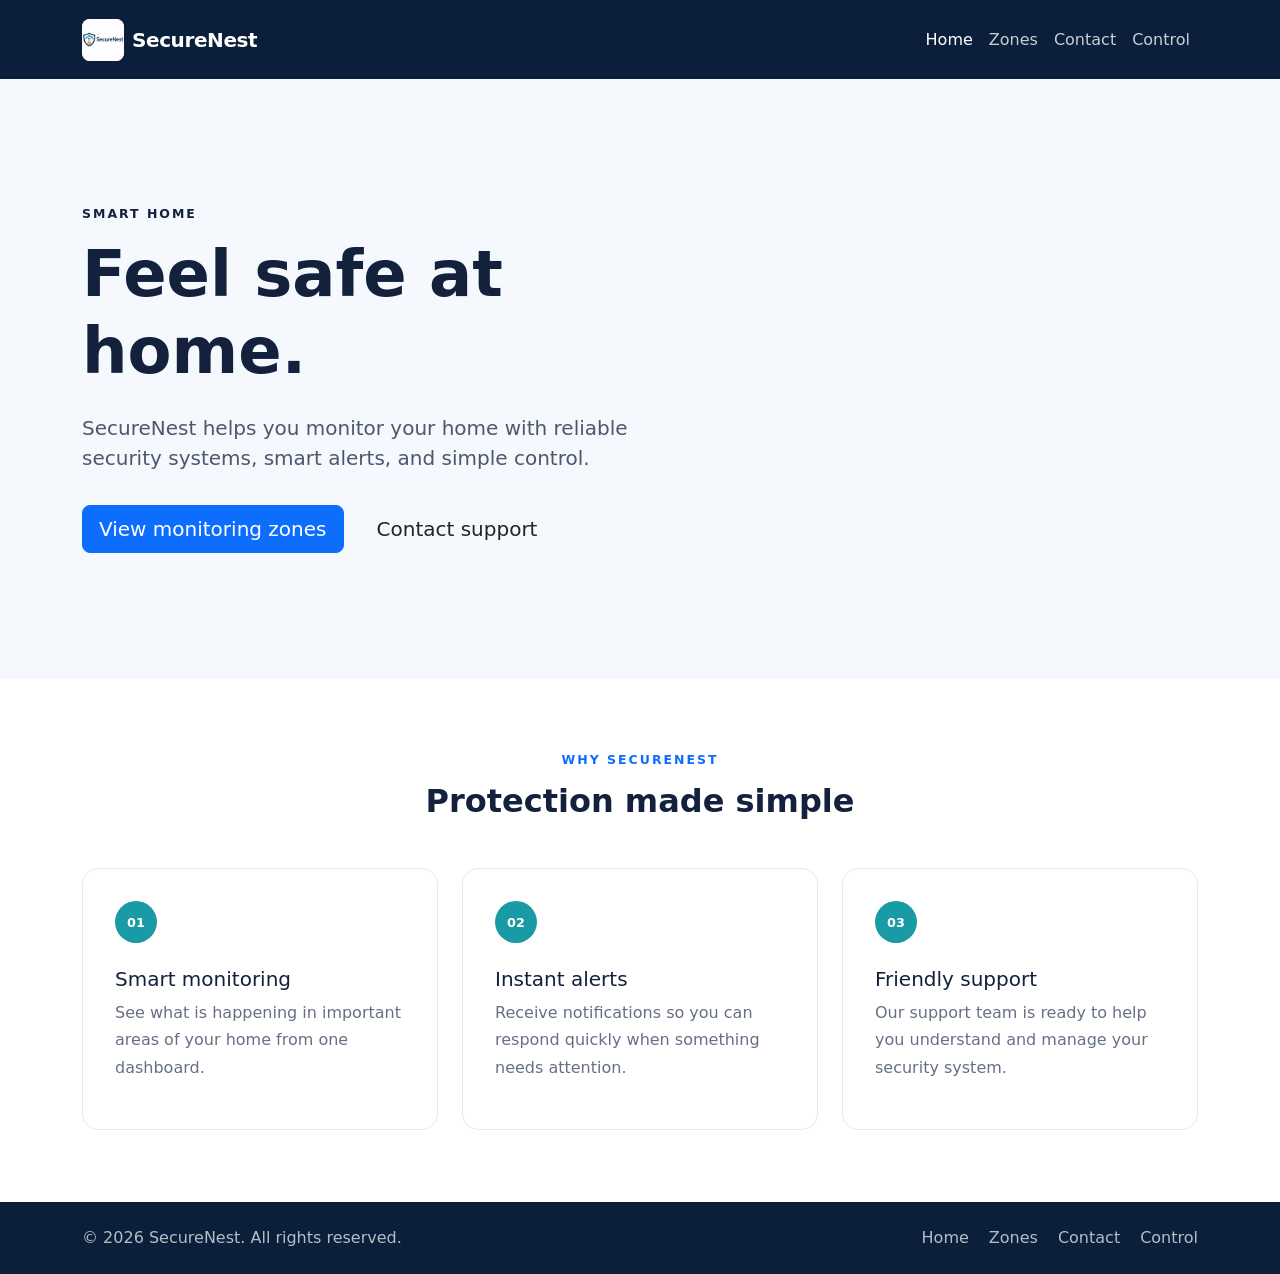
<file: index.html>
<!doctype html>
<html lang="en">
<head>
    <meta charset="UTF-8">
    <meta name="viewport" content="width=device-width, initial-scale=1">
    <title>SecureNest  Home Security</title>
    <link href="https://cdn.jsdelivr.net/npm/bootstrap@5.3.8/dist/css/bootstrap.min.css" rel="stylesheet">
    <link rel="stylesheet" href="style.css">
</head>
<body>
    <nav class="navbar navbar-expand-lg navbar-dark site-navbar">
        <div class="container">
            <a class="navbar-brand d-flex align-items-center gap-2" href="index.html">
                <img src="logo.png" alt="SecureNest logo" class="brand-logo">
                <span>SecureNest</span>
            </a>
            <button class="navbar-toggler" type="button" data-bs-toggle="collapse" data-bs-target="#mainNav" aria-controls="mainNav" aria-expanded="false" aria-label="Open navigation">
                <span class="navbar-toggler-icon"></span>
            </button>
            <div class="collapse navbar-collapse" id="mainNav">
                <ul class="navbar-nav ms-auto">
                    <li class="nav-item"><a class="nav-link active" href="index.html">Home</a></li>
                    <li class="nav-item"><a class="nav-link" href="zones.html">Zones</a></li>
                    <li class="nav-item"><a class="nav-link" href="contact.html">Contact</a></li>
                    <li class="nav-item"><a class="nav-link" href="Control.html">Control</a></li>
                </ul>
            </div>
        </div>
    </nav>

    <main>
        <section class="hero-section">
            <div class="container">
                <div class="row align-items-center g-5">
                    <div class="col-lg-7">
                        <p class="eyebrow">SMART HOME</p>
                        <h1 class="display-3 fw-bold">Feel safe at home.</h1>
                        <p class="lead hero-copy">SecureNest helps you monitor your home with reliable security systems, smart alerts, and simple control.</p>
                        <div class="d-flex flex-wrap gap-3">
                            <a class="btn btn-primary btn-lg" href="zones.html">View monitoring zones</a>
                            <a class="btn btn-outline-blue btn-lg" href="contact.html">Contact support</a>
                        </div>
                    </div>
             
                </div>
            </div>
        </section>

        <section class="py-5 bg-white">
            <div class="container py-4">
                <div class="text-center mb-5">
                    <p class="eyebrow text-primary">WHY SECURENEST</p>
                    <h2 class="fw-bold">Protection made simple</h2>
                </div>
                <div class="row g-4">
                    <div class="col-md-4">
                        <div class="feature-card h-100">
                            <div class="feature-icon">01</div>
                            <h3>Smart monitoring</h3>
                            <p>See what is happening in important areas of your home from one dashboard.</p>
                        </div>
                    </div>
                    <div class="col-md-4">
                        <div class="feature-card h-100">
                            <div class="feature-icon">02</div>
                            <h3>Instant alerts</h3>
                            <p>Receive notifications so you can respond quickly when something needs attention.</p>
                        </div>
                    </div>
                    <div class="col-md-4">
                        <div class="feature-card h-100">
                            <div class="feature-icon">03</div>
                            <h3>Friendly support</h3>
                            <p>Our support team is ready to help you understand and manage your security system.</p>
                        </div>
                    </div>
                </div>
            </div>
        </section>
    </main>

    <footer class="site-footer">
        <div class="container d-flex flex-column flex-md-row justify-content-between gap-3">
            <span>&copy; 2026 SecureNest. All rights reserved.</span>
            <div class="footer-links"><a href="index.html">Home</a><a href="zones.html">Zones</a><a href="contact.html">Contact</a><a href = "Control.html">Control </a></div>
        </div>
    </footer>

    <script src="https://cdn.jsdelivr.net/npm/bootstrap@5.3.8/dist/js/bootstrap.bundle.min.js"></script>
</body>
</html>

<style>
</style>
</file>
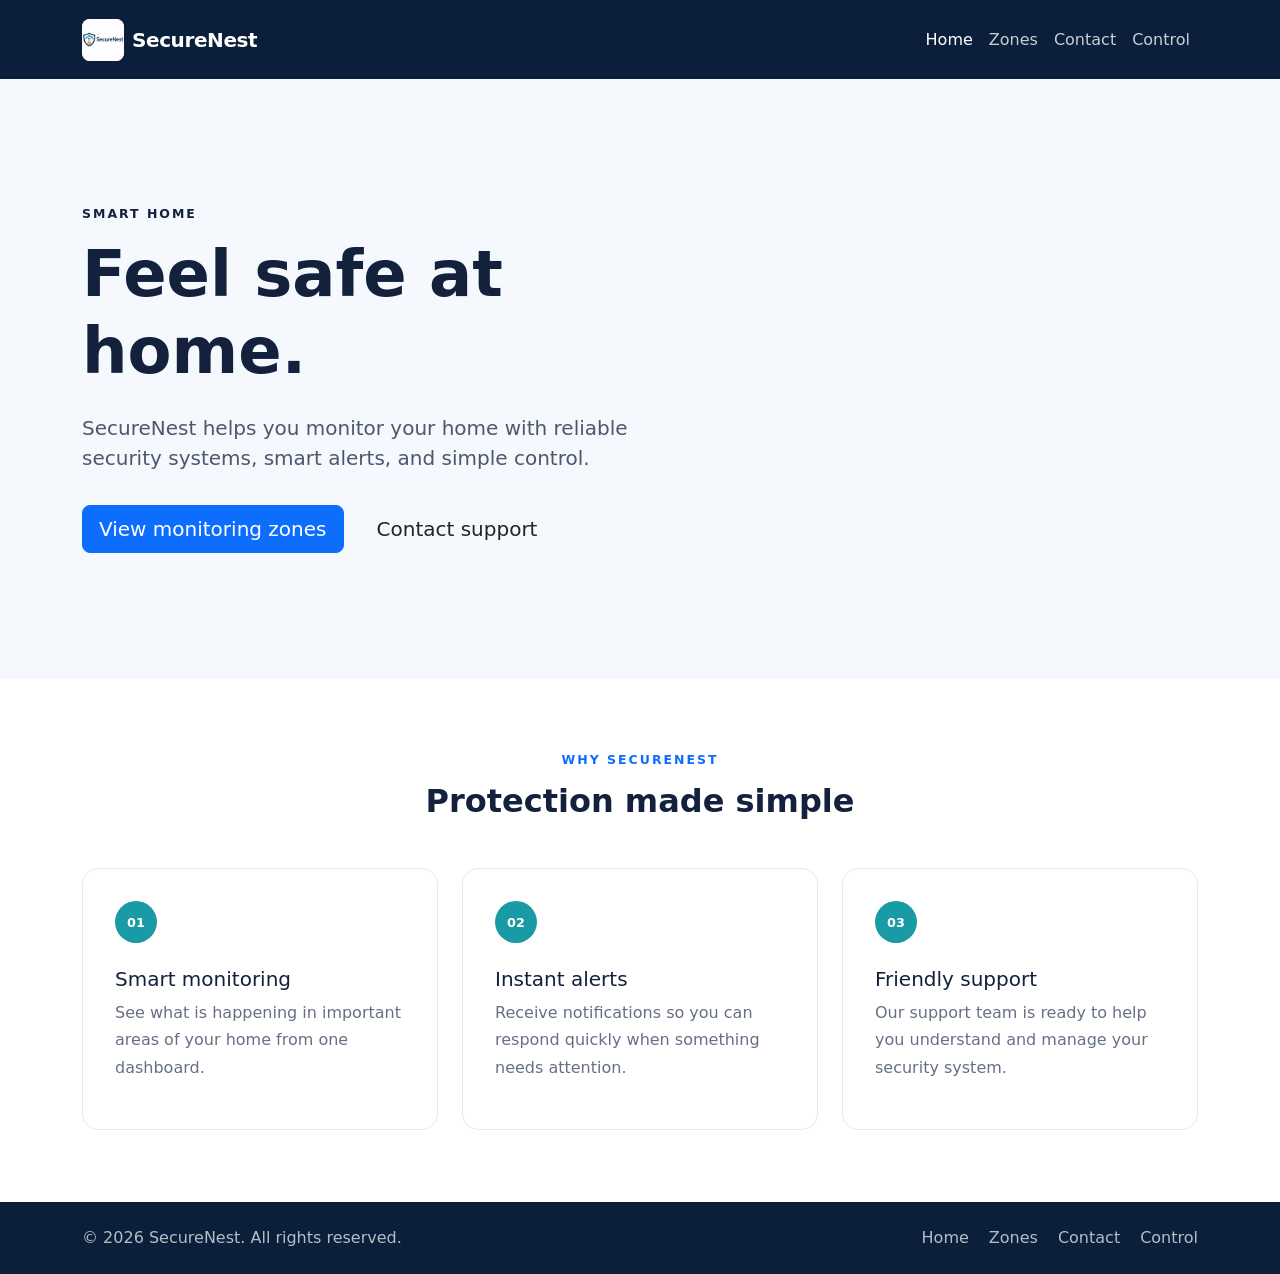
<file: securenest/index.html>
<!doctype html>
<html lang="en">
<head>
    <meta charset="UTF-8">
    <meta name="viewport" content="width=device-width, initial-scale=1">
    <title>SecureNest  Home Security</title>
    <link href="https://cdn.jsdelivr.net/npm/bootstrap@5.3.8/dist/css/bootstrap.min.css" rel="stylesheet">
    <link rel="stylesheet" href="style.css">
</head>
<body>
    <nav class="navbar navbar-expand-lg navbar-dark site-navbar">
        <div class="container">
            <a class="navbar-brand d-flex align-items-center gap-2" href="index.html">
                <img src="images/logo.png" alt="SecureNest logo" class="brand-logo">
                <span>SecureNest</span>
            </a>
            <button class="navbar-toggler" type="button" data-bs-toggle="collapse" data-bs-target="#mainNav" aria-controls="mainNav" aria-expanded="false" aria-label="Open navigation">
                <span class="navbar-toggler-icon"></span>
            </button>
            <div class="collapse navbar-collapse" id="mainNav">
                <ul class="navbar-nav ms-auto">
                    <li class="nav-item"><a class="nav-link active" href="index.html">Home</a></li>
                    <li class="nav-item"><a class="nav-link" href="zones.html">Zones</a></li>
                    <li class="nav-item"><a class="nav-link" href="contact.html">Contact</a></li>
                    <li class="nav-item"><a class="nav-link" href="Control.html">Control</a></li>
                </ul>
            </div>
        </div>
    </nav>

    <main>
        <section class="hero-section">
            <div class="container">
                <div class="row align-items-center g-5">
                    <div class="col-lg-7">
                        <p class="eyebrow">SMART HOME</p>
                        <h1 class="display-3 fw-bold">Feel safe at home.</h1>
                        <p class="lead hero-copy">SecureNest helps you monitor your home with reliable security systems, smart alerts, and simple control.</p>
                        <div class="d-flex flex-wrap gap-3">
                            <a class="btn btn-primary btn-lg" href="zones.html">View monitoring zones</a>
                            <a class="btn btn-outline-blue btn-lg" href="contact.html">Contact support</a>
                        </div>
                    </div>
             
                </div>
            </div>
        </section>

        <section class="py-5 bg-white">
            <div class="container py-4">
                <div class="text-center mb-5">
                    <p class="eyebrow text-primary">WHY SECURENEST</p>
                    <h2 class="fw-bold">Protection made simple</h2>
                </div>
                <div class="row g-4">
                    <div class="col-md-4">
                        <div class="feature-card h-100">
                            <div class="feature-icon">01</div>
                            <h3>Smart monitoring</h3>
                            <p>See what is happening in important areas of your home from one dashboard.</p>
                        </div>
                    </div>
                    <div class="col-md-4">
                        <div class="feature-card h-100">
                            <div class="feature-icon">02</div>
                            <h3>Instant alerts</h3>
                            <p>Receive notifications so you can respond quickly when something needs attention.</p>
                        </div>
                    </div>
                    <div class="col-md-4">
                        <div class="feature-card h-100">
                            <div class="feature-icon">03</div>
                            <h3>Friendly support</h3>
                            <p>Our support team is ready to help you understand and manage your security system.</p>
                        </div>
                    </div>
                </div>
            </div>
        </section>
    </main>

    <footer class="site-footer">
        <div class="container d-flex flex-column flex-md-row justify-content-between gap-3">
            <span>&copy; 2026 SecureNest. All rights reserved.</span>
            <div class="footer-links"><a href="index.html">Home</a><a href="zones.html">Zones</a><a href="contact.html">Contact</a><a href = "Control.html">Control </a></div>
        </div>
    </footer>

    <script src="https://cdn.jsdelivr.net/npm/bootstrap@5.3.8/dist/js/bootstrap.bundle.min.js"></script>
</body>
</html>

<style>
</style>
</file>
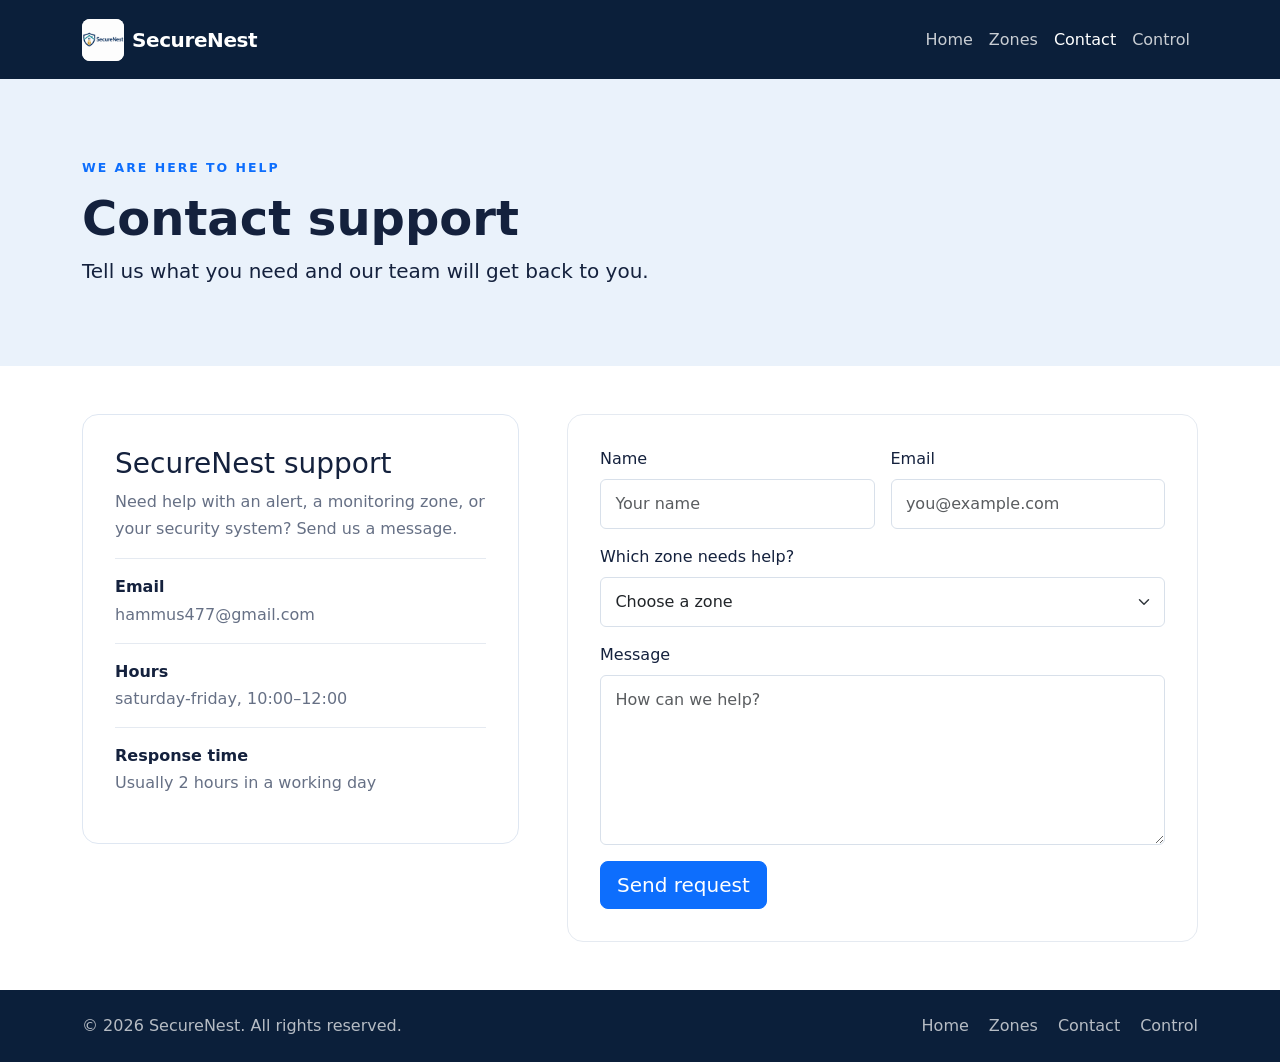
<file: contact.html>
<!doctype html>
<html lang="en">
<head>
    <meta charset="UTF-8">
    <meta name="viewport" content="width=device-width, initial-scale=1">
    <title>SecureNest | Contact Support</title>
    <link href="https://cdn.jsdelivr.net/npm/bootstrap@5.3.8/dist/css/bootstrap.min.css" rel="stylesheet">
    <link rel="stylesheet" href="style.css">
</head>
<body>
    <nav class="navbar navbar-expand-lg navbar-dark site-navbar">
        <div class="container">
            <a class="navbar-brand d-flex align-items-center gap-2" href="index.html">
                <img src="logo.png" alt="SecureNest logo" class="brand-logo">
                <span>SecureNest</span>
            </a>
            <button class="navbar-toggler" type="button" data-bs-toggle="collapse" data-bs-target="#mainNav" aria-controls="mainNav" aria-expanded="false" aria-label="Open navigation">
                <span class="navbar-toggler-icon"></span>
            </button>
            <div class="collapse navbar-collapse" id="mainNav">
                <ul class="navbar-nav ms-auto">
                    <li class="nav-item"><a class="nav-link" href="index.html">Home</a></li>
                    <li class="nav-item"><a class="nav-link" href="zones.html">Zones</a></li>
                    <li class="nav-item"><a class="nav-link active" href="contact.html">Contact</a></li>
                    <li class="nav-item"><a class="nav-link" href="Control.html">Control</a></li>
                </ul>
            </div>
        </div>
    </nav>

    <main>
        <section class="page-heading">
            <div class="container">
                <p class="eyebrow text-primary">WE ARE HERE TO HELP</p>
                <h1 class="display-5 fw-bold">Contact support</h1>
                <p class="lead mb-0">Tell us what you need and our team will get back to you.</p>
            </div>
        </section>

        <section class="py-5 bg-white">
            <div class="container">
                <div class="row g-5 align-items-start">
                    <div class="col-lg-5">
                        <div class="support-panel">
                            <h2 class="h3">SecureNest support</h2>
                            <p>Need help with an alert, a monitoring zone, or your security system? Send us a message.</p>
                            <div class="support-detail"><strong>Email</strong><span>hammus477@gmail.com</span></div>
                            <div class="support-detail"><strong>Hours</strong><span>saturday-friday, 10:00–12:00</span></div>
                            <div class="support-detail"><strong>Response time</strong><span>Usually 2 hours in a working day</span></div>
                        </div>
                    </div>
                    <div class="col-lg-7">
                        <form class="support-form" action="#" method="post">
                            <div class="row g-3">
                                <div class="col-md-6">
                                    <label for="name" class="form-label">Name</label>
                                    <input type="text" class="form-control" id="name" name="name" placeholder="Your name" required>
                                </div>
                                <div class="col-md-6">
                                    <label for="email" class="form-label">Email</label>
                                    <input type="email" class="form-control" id="email" name="email" placeholder="you@example.com" required>
                                </div>
                                <div class="col-12">
                                    <label for="zone" class="form-label">Which zone needs help?</label>
                                    <select class="form-select" id="zone" name="zone">
                                        <option selected>Choose a zone</option>
                                        <option>Living Room</option>
                                        <option>Kitchen</option>
                                        <option>Security Zone</option>
                                        <option>General support</option>
                                    </select>
                                </div>
                                <div class="col-12">
                                    <label for="message" class="form-label">Message</label>
                                    <textarea class="form-control" id="message" name="message" rows="6" placeholder="How can we help?" required></textarea>
                                </div>
                                <div class="col-12">
                                    <button type="submit" class="btn btn-primary btn-lg">Send request</button>
                                </div>
                            </div>
                        </form>
                    </div>
                </div>
            </div>
        </section>
    </main>

    <footer class="site-footer">
        <div class="container d-flex flex-column flex-md-row justify-content-between gap-3">
            <span>&copy; 2026 SecureNest. All rights reserved.</span>
            <div class="footer-links"><a href="index.html">Home</a><a href="zones.html">Zones</a><a href="contact.html">Contact</a><a href = "Control.html">Control </a> </a></div>
        </div>
    </footer>

    <script src="https://cdn.jsdelivr.net/npm/bootstrap@5.3.8/dist/js/bootstrap.bundle.min.js"></script>
</body>
</html>
</file>
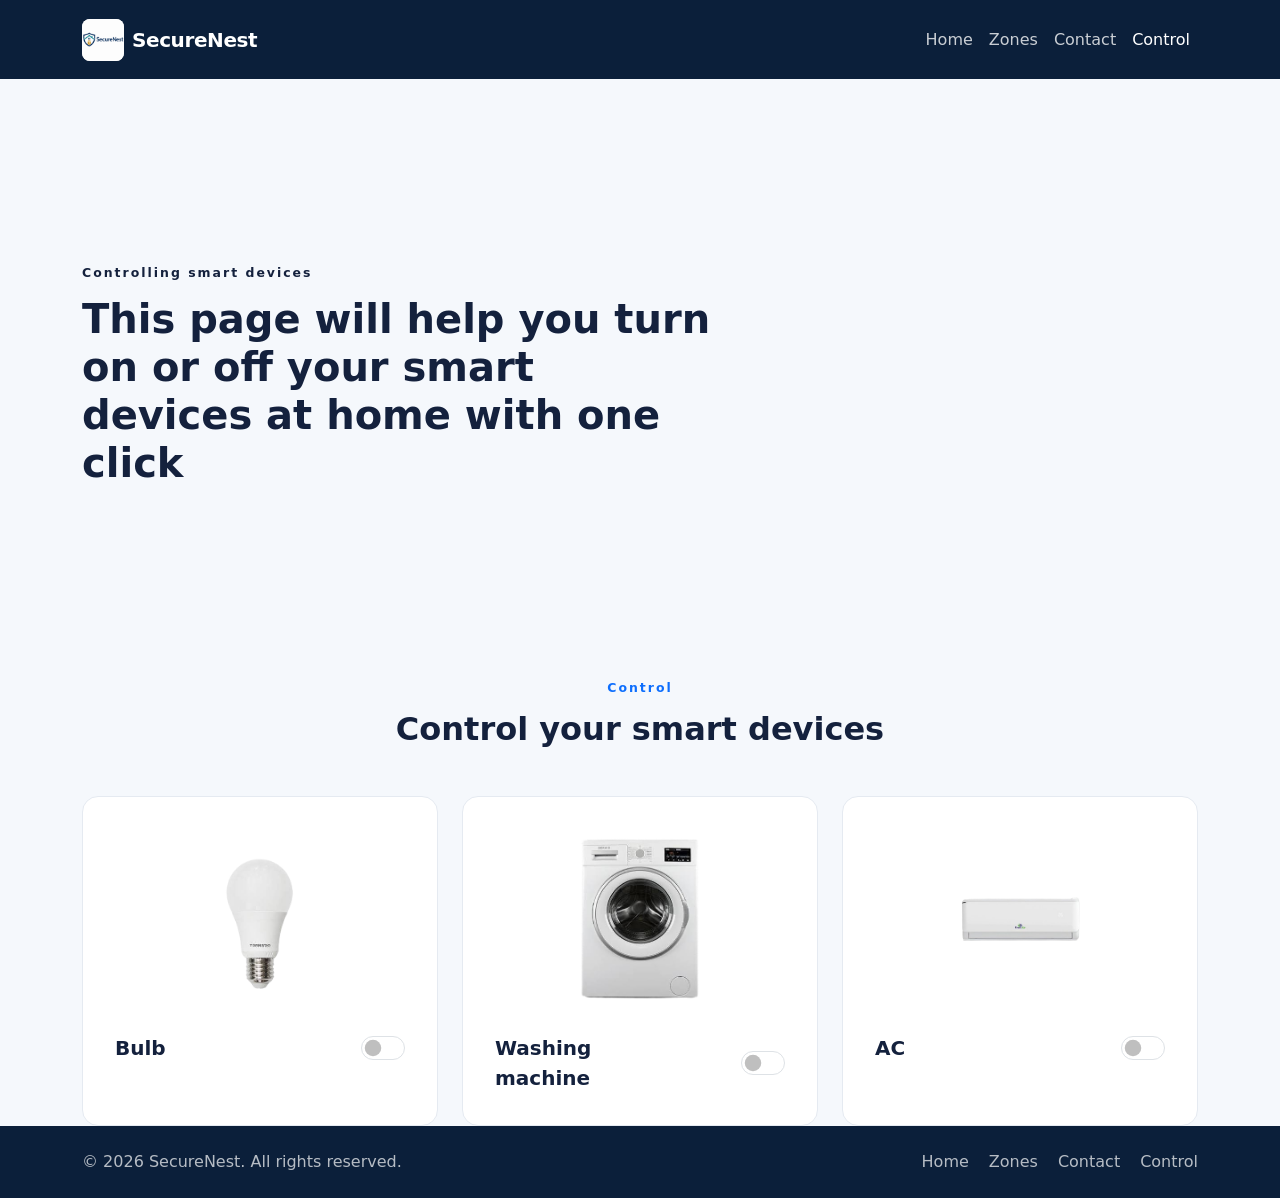
<file: Control.html>
<!doctype html>
<html lang="en">
<head>
    <meta charset="UTF-8">
    <meta name="viewport" content="width=device-width, initial-scale=1">
    <title>SecureNest | Monitoring Zones</title>
    <link href="https://cdn.jsdelivr.net/npm/bootstrap@5.3.8/dist/css/bootstrap.min.css" rel="stylesheet">
    <link rel="stylesheet" href="style.css">
</head>
<body>
    <nav class="navbar navbar-expand-lg navbar-dark site-navbar">
        <div class="container">
            <a class="navbar-brand d-flex align-items-center gap-2" href="index.html">
                <img src="logo.png" alt="SecureNest logo" class="brand-logo">
                <span>SecureNest</span>
            </a>
            <button class="navbar-toggler" type="button" data-bs-toggle="collapse" data-bs-target="#mainNav" aria-controls="mainNav" aria-expanded="false" aria-label="Open navigation">
                <span class="navbar-toggler-icon"></span>
            </button>
            <div class="collapse navbar-collapse" id="mainNav">
                <ul class="navbar-nav ms-auto">
                    <li class="nav-item"><a class="nav-link" href="index.html">Home</a></li>
                    <li class="nav-item"><a class="nav-link " href="zones.html">Zones</a></li>
                    <li class="nav-item"><a class="nav-link" href="contact.html">Contact</a></li>
                    <li class="nav-item"><a class="nav-link active" href="Control.html">Control</a></li>
                </ul>
            </div>
        </div>
    </nav>

            <section class="hero-section">
            <div class="container">
                <div class="row align-items-center g-5">
                    <div class="col-lg-7">
                        <p class="eyebrow">Controlling smart devices </p>
                        <h1 class="display-6 fw-bold">This page will help you turn on or off your smart devices at home with one click</h1>
                    </div>
                </div>
            </div>
        </section>
        <div class="container py-6">
            <div class="text-center mb-5">
                <p class="eyebrow text-primary">Control</p>
                <h2 class="fw-bold">Control your smart devices</h2>
            </div>
            <div class="row g-4 justify-content-center">
                <div class="col-md-4">
                    <div class="feature-card h-100">
                        <img class="device-image" src="Pulb.png" alt="Bulb">
                        <div class="device-control">
                            <span class="device-name">Bulb</span>
                            <div class="form-check form-switch m-0">
                                <input class="form-check-input" type="checkbox" role="switch" id="bulbSwitch">
                                <label class="visually-hidden" for="bulbSwitch">Turn bulb on or off</label>
                            </div>
                        </div>
                    </div>
                </div>
                <div class="col-md-4">
                    <div class="feature-card h-100">
                        <img class="device-image" src="Washing machine.png" alt="Washing Machine">
                        <div class="device-control">
                            <span class="device-name">Washing machine</span>
                            <div class="form-check form-switch m-0">
                                <input class="form-check-input" type="checkbox" role="switch" id="washingMachineSwitch">
                                <label class="visually-hidden" for="washingMachineSwitch">Turn washing machine on or off</label>
                            </div>
                        </div>
                    </div>
                </div>
                <div class="col-md-4">
                    <div class="feature-card h-100">
                        <img class="device-image" src="AC.png" alt="Air Conditioner">
                        <div class="device-control">
                            <span class="device-name">AC</span>
                            <div class="form-check form-switch m-0">
                                <input class="form-check-input" type="checkbox" role="switch" id="acSwitch">
                                <label class="visually-hidden" for="acSwitch">Turn air conditioner on or off</label>
                            </div>
                        </div>
                    </div>
                </div>
            </div>
        </div>


          <footer class="site-footer">
        <div class="container d-flex flex-column flex-md-row justify-content-between gap-3">
            <span>&copy; 2026 SecureNest. All rights reserved.</span>
            <div class="footer-links"><a href="index.html">Home</a><a href="zones.html">Zones</a><a href="contact.html">Contact</a> <a href = "Control.html" > Control </a> </a></div>
        </div>
    </footer>
        

        <script src="https://cdn.jsdelivr.net/npm/bootstrap@5.3.8/dist/js/bootstrap.bundle.min.js"></script>
</body>
</file>
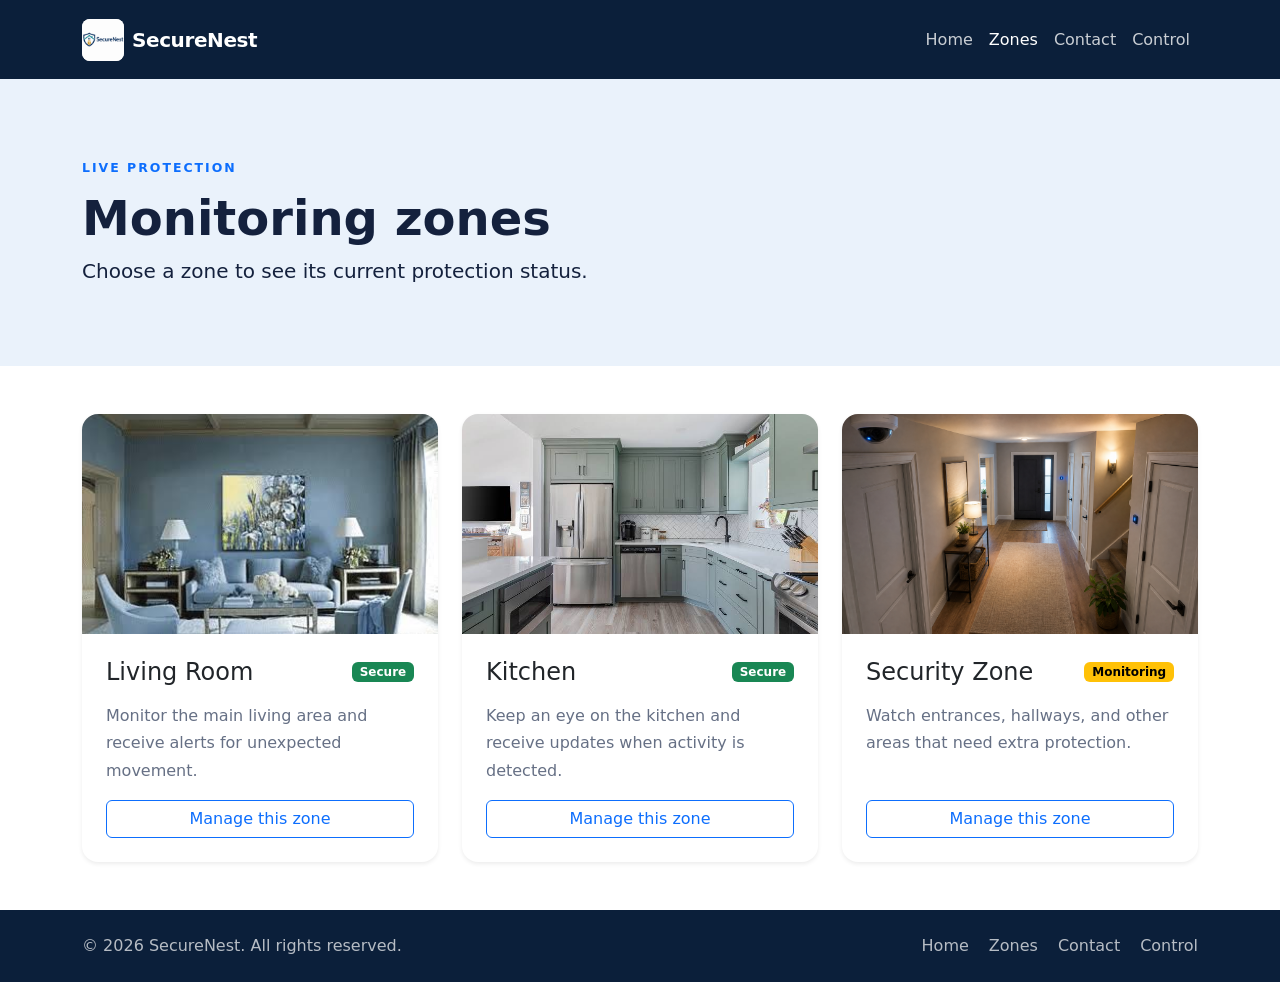
<file: zones.html>
<!doctype html>
<html lang="en">
<head>
    <meta charset="UTF-8">
    <meta name="viewport" content="width=device-width, initial-scale=1">
    <title>SecureNest | Monitoring Zones</title>
    <link href="https://cdn.jsdelivr.net/npm/bootstrap@5.3.8/dist/css/bootstrap.min.css" rel="stylesheet">
    <link rel="stylesheet" href="style.css">
</head>
<body>
    <nav class="navbar navbar-expand-lg navbar-dark site-navbar">
        <div class="container">
            <a class="navbar-brand d-flex align-items-center gap-2" href="index.html">
                <img src="logo.png" alt="SecureNest logo" class="brand-logo">
                <span>SecureNest</span>
            </a>
            <button class="navbar-toggler" type="button" data-bs-toggle="collapse" data-bs-target="#mainNav" aria-controls="mainNav" aria-expanded="false" aria-label="Open navigation">
                <span class="navbar-toggler-icon"></span>
            </button>
            <div class="collapse navbar-collapse" id="mainNav">
                <ul class="navbar-nav ms-auto">
                    <li class="nav-item"><a class="nav-link" href="index.html">Home</a></li>
                    <li class="nav-item"><a class="nav-link active" href="zones.html">Zones</a></li>
                    <li class="nav-item"><a class="nav-link" href="contact.html">Contact</a></li>
                    <li class="nav-item"><a class="nav-link" href="Control.html">Control</a></li>
                </ul>
            </div>
        </div>
    </nav>

    <main>
        <section class="page-heading">
            <div class="container">
                <p class="eyebrow text-primary">LIVE PROTECTION</p>
                <h1 class="display-5 fw-bold">Monitoring zones</h1>
                <p class="lead mb-0">Choose a zone to see its current protection status.</p>
            </div>
        </section>

        <section class="py-5 bg-white">
            <div class="container">
                <div class="row g-4">
                    <div class="col-md-6 col-lg-4">
                        <article class="card zone-card h-100 shadow-sm">
                            <img src="living-room.jpg" class="card-img-top zone-image" alt="Living room monitored by a security camera">
                            <div class="card-body d-flex flex-column">
                                <div class="d-flex justify-content-between align-items-center mb-3">
                                    <h2 class="h4 card-title mb-0">Living Room</h2>
                                    <span class="badge text-bg-success">Secure</span>
                                </div>
                                <p class="card-text">Monitor the main living area and receive alerts for unexpected movement.</p>
                                <a class="btn btn-outline-primary mt-auto" href="contact.html">Manage this zone</a>
                            </div>
                        </article>
                    </div>

                    <div class="col-md-6 col-lg-4">
                        <article class="card zone-card h-100 shadow-sm">
                            <img src="kitchen.jpg" class="card-img-top zone-image" alt="Kitchen monitored by a security camera">
                            <div class="card-body d-flex flex-column">
                                <div class="d-flex justify-content-between align-items-center mb-3">
                                    <h2 class="h4 card-title mb-0">Kitchen</h2>
                                    <span class="badge text-bg-success">Secure</span>
                                </div>
                                <p class="card-text">Keep an eye on the kitchen and receive updates when activity is detected.</p>
                                <a class="btn btn-outline-primary mt-auto" href="contact.html">Manage this zone</a>
                            </div>
                        </article>
                    </div>

                    <div class="col-md-6 col-lg-4">
                        <article class="card zone-card h-100 shadow-sm">
                            <img src="security-zone.jpg" class="card-img-top zone-image" alt="Home entry security zone monitored by a camera">
                            <div class="card-body d-flex flex-column">
                                <div class="d-flex justify-content-between align-items-center mb-3">
                                    <h2 class="h4 card-title mb-0">Security Zone</h2>
                                    <span class="badge text-bg-warning">Monitoring</span>
                                </div>
                                <p class="card-text">Watch entrances, hallways, and other areas that need extra protection.</p>
                                <a class="btn btn-outline-primary mt-auto" href="contact.html">Manage this zone</a>
                            </div>
                        </article>
                    </div>
                </div>
            </div>
        </section>
    </main>

    <footer class="site-footer">
        <div class="container d-flex flex-column flex-md-row justify-content-between gap-3">
            <span>&copy; 2026 SecureNest. All rights reserved.</span>
            <div class="footer-links"><a href="index.html">Home</a><a href="zones.html">Zones</a><a href="contact.html">Contact</a> <a href = "Control.html" > Control </a> </a></div>
        </div>
    </footer>

    <script src="https://cdn.jsdelivr.net/npm/bootstrap@5.3.8/dist/js/bootstrap.bundle.min.js"></script>
</body>
</html>
</file>
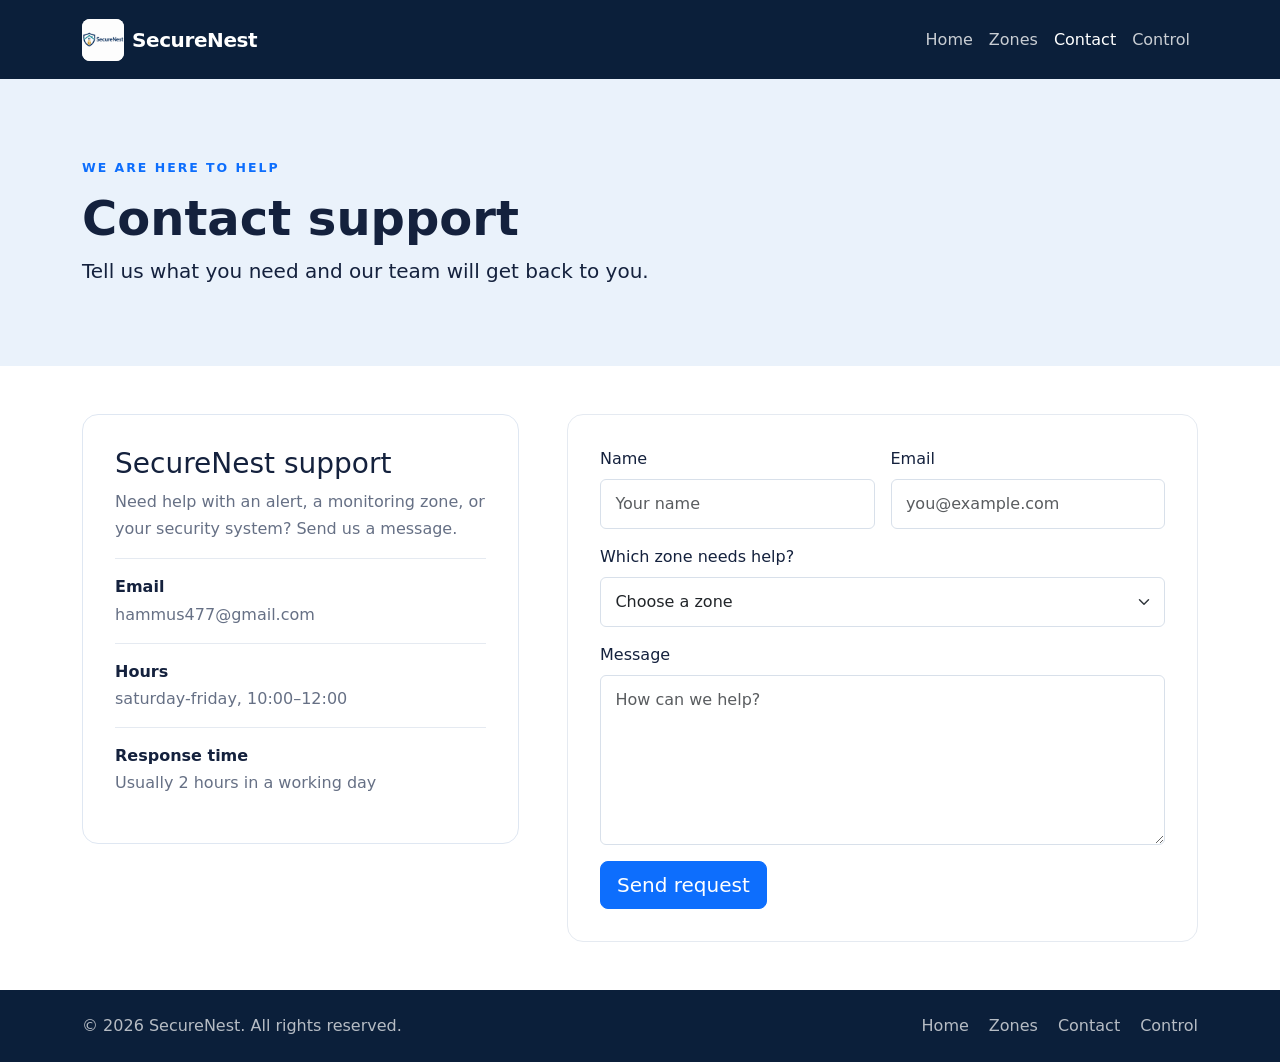
<file: securenest/contact.html>
<!doctype html>
<html lang="en">
<head>
    <meta charset="UTF-8">
    <meta name="viewport" content="width=device-width, initial-scale=1">
    <title>SecureNest | Contact Support</title>
    <link href="https://cdn.jsdelivr.net/npm/bootstrap@5.3.8/dist/css/bootstrap.min.css" rel="stylesheet">
    <link rel="stylesheet" href="style.css">
</head>
<body>
    <nav class="navbar navbar-expand-lg navbar-dark site-navbar">
        <div class="container">
            <a class="navbar-brand d-flex align-items-center gap-2" href="index.html">
                <img src="images/logo.png" alt="SecureNest logo" class="brand-logo">
                <span>SecureNest</span>
            </a>
            <button class="navbar-toggler" type="button" data-bs-toggle="collapse" data-bs-target="#mainNav" aria-controls="mainNav" aria-expanded="false" aria-label="Open navigation">
                <span class="navbar-toggler-icon"></span>
            </button>
            <div class="collapse navbar-collapse" id="mainNav">
                <ul class="navbar-nav ms-auto">
                    <li class="nav-item"><a class="nav-link" href="index.html">Home</a></li>
                    <li class="nav-item"><a class="nav-link" href="zones.html">Zones</a></li>
                    <li class="nav-item"><a class="nav-link active" href="contact.html">Contact</a></li>
                    <li class="nav-item"><a class="nav-link" href="Control.html">Control</a></li>
                </ul>
            </div>
        </div>
    </nav>

    <main>
        <section class="page-heading">
            <div class="container">
                <p class="eyebrow text-primary">WE ARE HERE TO HELP</p>
                <h1 class="display-5 fw-bold">Contact support</h1>
                <p class="lead mb-0">Tell us what you need and our team will get back to you.</p>
            </div>
        </section>

        <section class="py-5 bg-white">
            <div class="container">
                <div class="row g-5 align-items-start">
                    <div class="col-lg-5">
                        <div class="support-panel">
                            <h2 class="h3">SecureNest support</h2>
                            <p>Need help with an alert, a monitoring zone, or your security system? Send us a message.</p>
                            <div class="support-detail"><strong>Email</strong><span>hammus477@gmail.com</span></div>
                            <div class="support-detail"><strong>Hours</strong><span>saturday-friday, 10:00–12:00</span></div>
                            <div class="support-detail"><strong>Response time</strong><span>Usually 2 hours in a working day</span></div>
                        </div>
                    </div>
                    <div class="col-lg-7">
                        <form class="support-form" action="#" method="post">
                            <div class="row g-3">
                                <div class="col-md-6">
                                    <label for="name" class="form-label">Name</label>
                                    <input type="text" class="form-control" id="name" name="name" placeholder="Your name" required>
                                </div>
                                <div class="col-md-6">
                                    <label for="email" class="form-label">Email</label>
                                    <input type="email" class="form-control" id="email" name="email" placeholder="you@example.com" required>
                                </div>
                                <div class="col-12">
                                    <label for="zone" class="form-label">Which zone needs help?</label>
                                    <select class="form-select" id="zone" name="zone">
                                        <option selected>Choose a zone</option>
                                        <option>Living Room</option>
                                        <option>Kitchen</option>
                                        <option>Security Zone</option>
                                        <option>General support</option>
                                    </select>
                                </div>
                                <div class="col-12">
                                    <label for="message" class="form-label">Message</label>
                                    <textarea class="form-control" id="message" name="message" rows="6" placeholder="How can we help?" required></textarea>
                                </div>
                                <div class="col-12">
                                    <button type="submit" class="btn btn-primary btn-lg">Send request</button>
                                </div>
                            </div>
                        </form>
                    </div>
                </div>
            </div>
        </section>
    </main>

    <footer class="site-footer">
        <div class="container d-flex flex-column flex-md-row justify-content-between gap-3">
            <span>&copy; 2026 SecureNest. All rights reserved.</span>
            <div class="footer-links"><a href="index.html">Home</a><a href="zones.html">Zones</a><a href="contact.html">Contact</a><a href = "Control.html">Control </a> </a></div>
        </div>
    </footer>

    <script src="https://cdn.jsdelivr.net/npm/bootstrap@5.3.8/dist/js/bootstrap.bundle.min.js"></script>
</body>
</html>
</file>
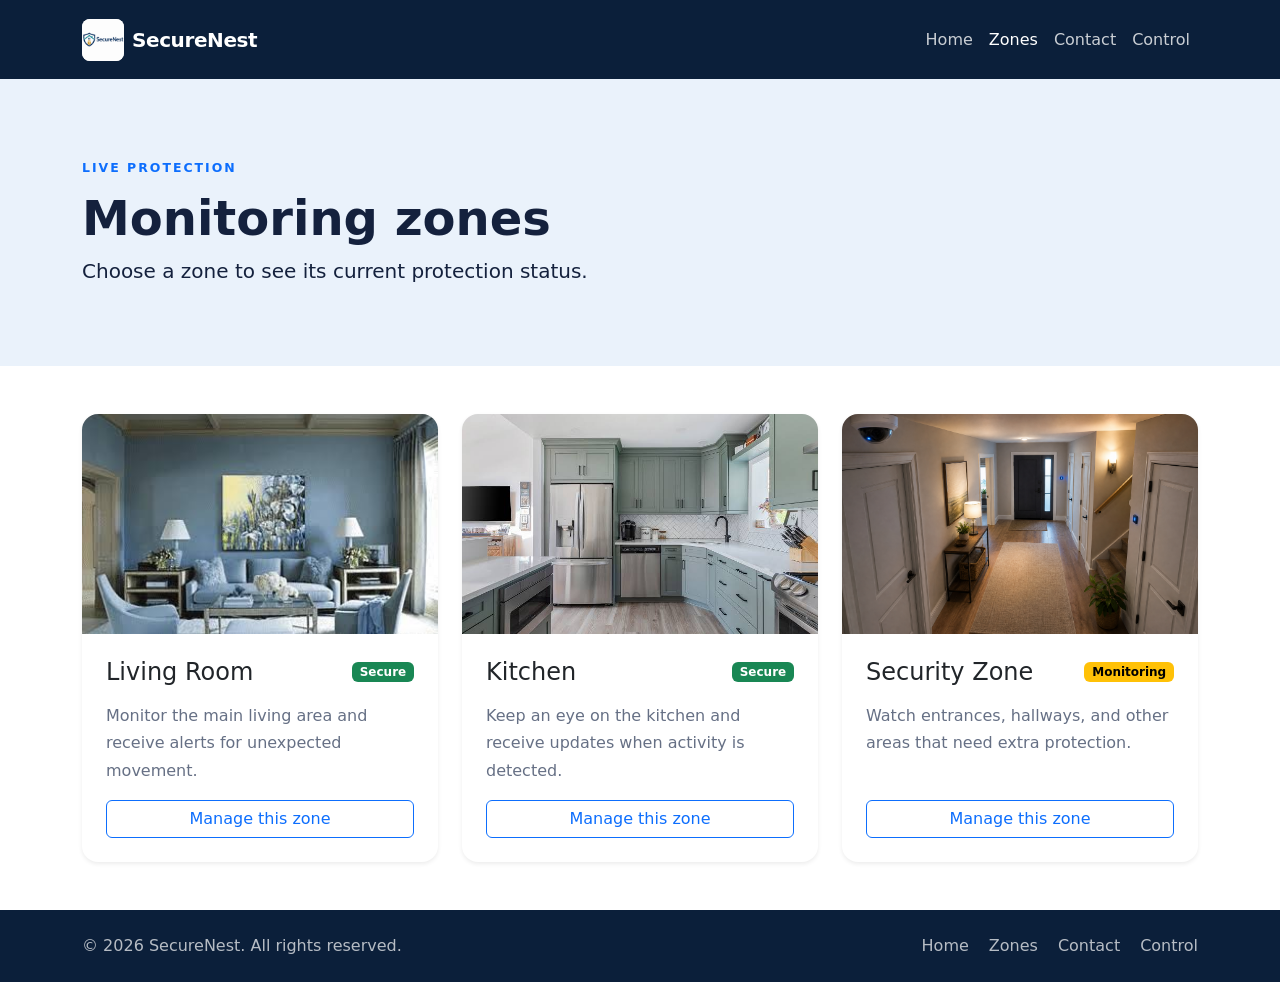
<file: securenest/zones.html>
<!doctype html>
<html lang="en">
<head>
    <meta charset="UTF-8">
    <meta name="viewport" content="width=device-width, initial-scale=1">
    <title>SecureNest | Monitoring Zones</title>
    <link href="https://cdn.jsdelivr.net/npm/bootstrap@5.3.8/dist/css/bootstrap.min.css" rel="stylesheet">
    <link rel="stylesheet" href="style.css">
</head>
<body>
    <nav class="navbar navbar-expand-lg navbar-dark site-navbar">
        <div class="container">
            <a class="navbar-brand d-flex align-items-center gap-2" href="index.html">
                <img src="images/logo.png" alt="SecureNest logo" class="brand-logo">
                <span>SecureNest</span>
            </a>
            <button class="navbar-toggler" type="button" data-bs-toggle="collapse" data-bs-target="#mainNav" aria-controls="mainNav" aria-expanded="false" aria-label="Open navigation">
                <span class="navbar-toggler-icon"></span>
            </button>
            <div class="collapse navbar-collapse" id="mainNav">
                <ul class="navbar-nav ms-auto">
                    <li class="nav-item"><a class="nav-link" href="index.html">Home</a></li>
                    <li class="nav-item"><a class="nav-link active" href="zones.html">Zones</a></li>
                    <li class="nav-item"><a class="nav-link" href="contact.html">Contact</a></li>
                    <li class="nav-item"><a class="nav-link" href="Control.html">Control</a></li>
                </ul>
            </div>
        </div>
    </nav>

    <main>
        <section class="page-heading">
            <div class="container">
                <p class="eyebrow text-primary">LIVE PROTECTION</p>
                <h1 class="display-5 fw-bold">Monitoring zones</h1>
                <p class="lead mb-0">Choose a zone to see its current protection status.</p>
            </div>
        </section>

        <section class="py-5 bg-white">
            <div class="container">
                <div class="row g-4">
                    <div class="col-md-6 col-lg-4">
                        <article class="card zone-card h-100 shadow-sm">
                            <img src="images/living-room.jpg" class="card-img-top zone-image" alt="Living room monitored by a security camera">
                            <div class="card-body d-flex flex-column">
                                <div class="d-flex justify-content-between align-items-center mb-3">
                                    <h2 class="h4 card-title mb-0">Living Room</h2>
                                    <span class="badge text-bg-success">Secure</span>
                                </div>
                                <p class="card-text">Monitor the main living area and receive alerts for unexpected movement.</p>
                                <a class="btn btn-outline-primary mt-auto" href="contact.html">Manage this zone</a>
                            </div>
                        </article>
                    </div>

                    <div class="col-md-6 col-lg-4">
                        <article class="card zone-card h-100 shadow-sm">
                            <img src="images/kitchen.jpg" class="card-img-top zone-image" alt="Kitchen monitored by a security camera">
                            <div class="card-body d-flex flex-column">
                                <div class="d-flex justify-content-between align-items-center mb-3">
                                    <h2 class="h4 card-title mb-0">Kitchen</h2>
                                    <span class="badge text-bg-success">Secure</span>
                                </div>
                                <p class="card-text">Keep an eye on the kitchen and receive updates when activity is detected.</p>
                                <a class="btn btn-outline-primary mt-auto" href="contact.html">Manage this zone</a>
                            </div>
                        </article>
                    </div>

                    <div class="col-md-6 col-lg-4">
                        <article class="card zone-card h-100 shadow-sm">
                            <img src="images/security-zone.jpg" class="card-img-top zone-image" alt="Home entry security zone monitored by a camera">
                            <div class="card-body d-flex flex-column">
                                <div class="d-flex justify-content-between align-items-center mb-3">
                                    <h2 class="h4 card-title mb-0">Security Zone</h2>
                                    <span class="badge text-bg-warning">Monitoring</span>
                                </div>
                                <p class="card-text">Watch entrances, hallways, and other areas that need extra protection.</p>
                                <a class="btn btn-outline-primary mt-auto" href="contact.html">Manage this zone</a>
                            </div>
                        </article>
                    </div>
                </div>
            </div>
        </section>
    </main>

    <footer class="site-footer">
        <div class="container d-flex flex-column flex-md-row justify-content-between gap-3">
            <span>&copy; 2026 SecureNest. All rights reserved.</span>
            <div class="footer-links"><a href="index.html">Home</a><a href="zones.html">Zones</a><a href="contact.html">Contact</a> <a href = "Control.html" > Control </a> </a></div>
        </div>
    </footer>

    <script src="https://cdn.jsdelivr.net/npm/bootstrap@5.3.8/dist/js/bootstrap.bundle.min.js"></script>
</body>
</html>
</file>
<file: style.css>
:root {
    --navy: #0b1f3a;
    --blue: #1d65d6;
    --teal: #1a9aa5;
    --ink: #14213d;
    --muted: #667085;
    --surface: #f5f8fc;
}

* {
    box-sizing: border-box;
}

html {
    scroll-behavior: smooth;
}

body {
    margin: 0;
    color: var(--ink);
    background: var(--surface);
    font-family: Inter, ui-sans-serif, system-ui, -apple-system, BlinkMacSystemFont, "Segoe UI", sans-serif;
}

.site-navbar {
    background: var(--navy);
    padding: 0.85rem 0;
}

.navbar-brand {
    font-weight: 700;
    letter-spacing: -0.02em;
}

.brand-logo {
    width: 42px;
    height: 42px;
    object-fit: contain;
    border-radius: 8px;
    background: #fff;
}

.navbar .nav-link {
    padding-right: 1rem ;
    padding-left: 1rem ;
    color: rgba(255, 255, 255, 0.78);
}

.navbar .nav-link:hover,
.navbar .nav-link.active {
    color: #fff;
}

.hero-section {
    display: flex;
    align-items: center;
    min-height: 600px;
    color: #14213d;
    background: #f5f8fc;
}

.eyebrow {
    margin-bottom: 0.75rem;
    font-size: 0.78rem;
    font-weight: 800;
    letter-spacing: 0.16em;
}

.hero-copy {
    max-width: 650px;
    margin: 1.5rem 0 2rem;
    color: rgba(20, 33, 61, 0.75);
}

.hero-card {
    display: flex;
    flex-direction: column;
    gap: 1rem;
    max-width: 360px;
    margin-left: auto;
    padding: 2rem;
    color: var(--ink);
    background: rgba(255, 255, 255, 0.96);
    border-radius: 1.25rem;
}

.hero-card strong {
    font-size: 1.55rem;
}

.status-dot {
    width: 13px;
    height: 13px;
    border-radius: 50%;
    background: #20b26b;
    box-shadow: 0 0 0 6px rgba(32, 178, 107, 0.15);
}

.feature-card,
.support-panel,
.support-form {
    padding: 2rem;
    background: #fff;
    border: 1px solid #e5eaf1;
    border-radius: 1rem;
}

.feature-card {
    transition: transform 180ms ease, box-shadow 180ms ease;
}

.feature-card:hover {
    transform: translateY(-4px);
    box-shadow: 0 1rem 2rem rgba(11, 31, 58, 0.08);
}

.device-image {
    display: block;
    width: 100%;
    height: 180px;
    margin-bottom: 1.5rem;
    object-fit: contain;
}

.device-control {
    display: flex;
    align-items: center;
    justify-content: space-between;
    gap: 1rem;
}

.device-name {
    font-size: 1.25rem;
    font-weight: 700;
}

.device-control .form-check-input {
    float: none;
    margin: 0;
    width: 2.75rem;
    height: 1.5rem;
    cursor: pointer;
}

.feature-icon {
    display: inline-flex;
    align-items: center;
    justify-content: center;
    width: 42px;
    height: 42px;
    margin-bottom: 1.5rem;
    color: #fff;
    background: var(--teal);
    border-radius: 50%;
    font-size: 0.8rem;
    font-weight: 800;
}

.feature-card h3 {
    font-size: 1.25rem;
}

.feature-card p,
.support-panel p,
.card-text {
    color: var(--muted);
    line-height: 1.7;
}

.page-heading {
    padding: 5rem 0;
    background: #eaf2fb;
}

.zone-card {
    overflow: hidden;
    border: 0;
    border-radius: 1rem;
}

.zone-image {
    height: 220px;
    object-fit: cover;
}

.zone-card .card-body {
    padding: 1.5rem;
}

.support-panel {
    background: #fff;
    color: var(--ink);
    border: 1px solid #dfe7f2;
    border-radius: 1rem;
    box-shadow: none;
}

.support-panel p {
    color: var(--muted);
}

.support-detail {
    display: flex;
    flex-direction: column;
    gap: 0.2rem;
    padding: 1rem 0;
    border-top: 1px solid #e5eaf1;
}

.support-detail span {
    color: var(--muted);
}

.support-form .form-control,
.support-form .form-select {
    padding: 0.75rem 0.9rem;
    border-color: #d8e0ea;
}

.support-form .form-control:focus,
.support-form .form-select:focus {
    border-color: var(--blue);
    box-shadow: 0 0 0 0.25rem rgba(29, 101, 214, 0.15);
}

.site-footer {
    padding: 1.5rem 0;
    color: rgba(255, 255, 255, 0.7);
    background: var(--navy);
}

.footer-links {
    display: flex;
    gap: 1.25rem;
}

.footer-links a {
    color: rgba(255, 255, 255, 0.7);
    text-decoration: none;
}

.footer-links a:hover {
    color: #fff;
}

@media (max-width: 767.98px) {
    .hero-section {
        min-height: auto;
        padding: 5rem 0;
    }

    .hero-card {
        margin: 1rem 0 0;
    }

    .page-heading {
        padding: 3.5rem 0;
    }
}
</file>
<file: securenest/style.css>
:root {
    --navy: #0b1f3a;
    --blue: #1d65d6;
    --teal: #1a9aa5;
    --ink: #14213d;
    --muted: #667085;
    --surface: #f5f8fc;
}

* {
    box-sizing: border-box;
}

html {
    scroll-behavior: smooth;
}

body {
    margin: 0;
    color: var(--ink);
    background: var(--surface);
    font-family: Inter, ui-sans-serif, system-ui, -apple-system, BlinkMacSystemFont, "Segoe UI", sans-serif;
}

.site-navbar {
    background: var(--navy);
    padding: 0.85rem 0;
}

.navbar-brand {
    font-weight: 700;
    letter-spacing: -0.02em;
}

.brand-logo {
    width: 42px;
    height: 42px;
    object-fit: contain;
    border-radius: 8px;
    background: #fff;
}

.navbar .nav-link {
    padding-right: 1rem ;
    padding-left: 1rem ;
    color: rgba(255, 255, 255, 0.78);
}

.navbar .nav-link:hover,
.navbar .nav-link.active {
    color: #fff;
}

.hero-section {
    display: flex;
    align-items: center;
    min-height: 600px;
    color: #14213d;
    background: #f5f8fc;
}

.eyebrow {
    margin-bottom: 0.75rem;
    font-size: 0.78rem;
    font-weight: 800;
    letter-spacing: 0.16em;
}

.hero-copy {
    max-width: 650px;
    margin: 1.5rem 0 2rem;
    color: rgba(20, 33, 61, 0.75);
}

.hero-card {
    display: flex;
    flex-direction: column;
    gap: 1rem;
    max-width: 360px;
    margin-left: auto;
    padding: 2rem;
    color: var(--ink);
    background: rgba(255, 255, 255, 0.96);
    border-radius: 1.25rem;
}

.hero-card strong {
    font-size: 1.55rem;
}

.status-dot {
    width: 13px;
    height: 13px;
    border-radius: 50%;
    background: #20b26b;
    box-shadow: 0 0 0 6px rgba(32, 178, 107, 0.15);
}

.feature-card,
.support-panel,
.support-form {
    padding: 2rem;
    background: #fff;
    border: 1px solid #e5eaf1;
    border-radius: 1rem;
}

.feature-card {
    transition: transform 180ms ease, box-shadow 180ms ease;
}

.feature-card:hover {
    transform: translateY(-4px);
    box-shadow: 0 1rem 2rem rgba(11, 31, 58, 0.08);
}

.device-image {
    display: block;
    width: 100%;
    height: 180px;
    margin-bottom: 1.5rem;
    object-fit: contain;
}

.device-control {
    display: flex;
    align-items: center;
    justify-content: space-between;
    gap: 1rem;
}

.device-name {
    font-size: 1.25rem;
    font-weight: 700;
}

.device-control .form-check-input {
    float: none;
    margin: 0;
    width: 2.75rem;
    height: 1.5rem;
    cursor: pointer;
}

.feature-icon {
    display: inline-flex;
    align-items: center;
    justify-content: center;
    width: 42px;
    height: 42px;
    margin-bottom: 1.5rem;
    color: #fff;
    background: var(--teal);
    border-radius: 50%;
    font-size: 0.8rem;
    font-weight: 800;
}

.feature-card h3 {
    font-size: 1.25rem;
}

.feature-card p,
.support-panel p,
.card-text {
    color: var(--muted);
    line-height: 1.7;
}

.page-heading {
    padding: 5rem 0;
    background: #eaf2fb;
}

.zone-card {
    overflow: hidden;
    border: 0;
    border-radius: 1rem;
}

.zone-image {
    height: 220px;
    object-fit: cover;
}

.zone-card .card-body {
    padding: 1.5rem;
}

.support-panel {
    background: #fff;
    color: var(--ink);
    border: 1px solid #dfe7f2;
    border-radius: 1rem;
    box-shadow: none;
}

.support-panel p {
    color: var(--muted);
}

.support-detail {
    display: flex;
    flex-direction: column;
    gap: 0.2rem;
    padding: 1rem 0;
    border-top: 1px solid #e5eaf1;
}

.support-detail span {
    color: var(--muted);
}

.support-form .form-control,
.support-form .form-select {
    padding: 0.75rem 0.9rem;
    border-color: #d8e0ea;
}

.support-form .form-control:focus,
.support-form .form-select:focus {
    border-color: var(--blue);
    box-shadow: 0 0 0 0.25rem rgba(29, 101, 214, 0.15);
}

.site-footer {
    padding: 1.5rem 0;
    color: rgba(255, 255, 255, 0.7);
    background: var(--navy);
}

.footer-links {
    display: flex;
    gap: 1.25rem;
}

.footer-links a {
    color: rgba(255, 255, 255, 0.7);
    text-decoration: none;
}

.footer-links a:hover {
    color: #fff;
}

@media (max-width: 767.98px) {
    .hero-section {
        min-height: auto;
        padding: 5rem 0;
    }

    .hero-card {
        margin: 1rem 0 0;
    }

    .page-heading {
        padding: 3.5rem 0;
    }
}
</file>
